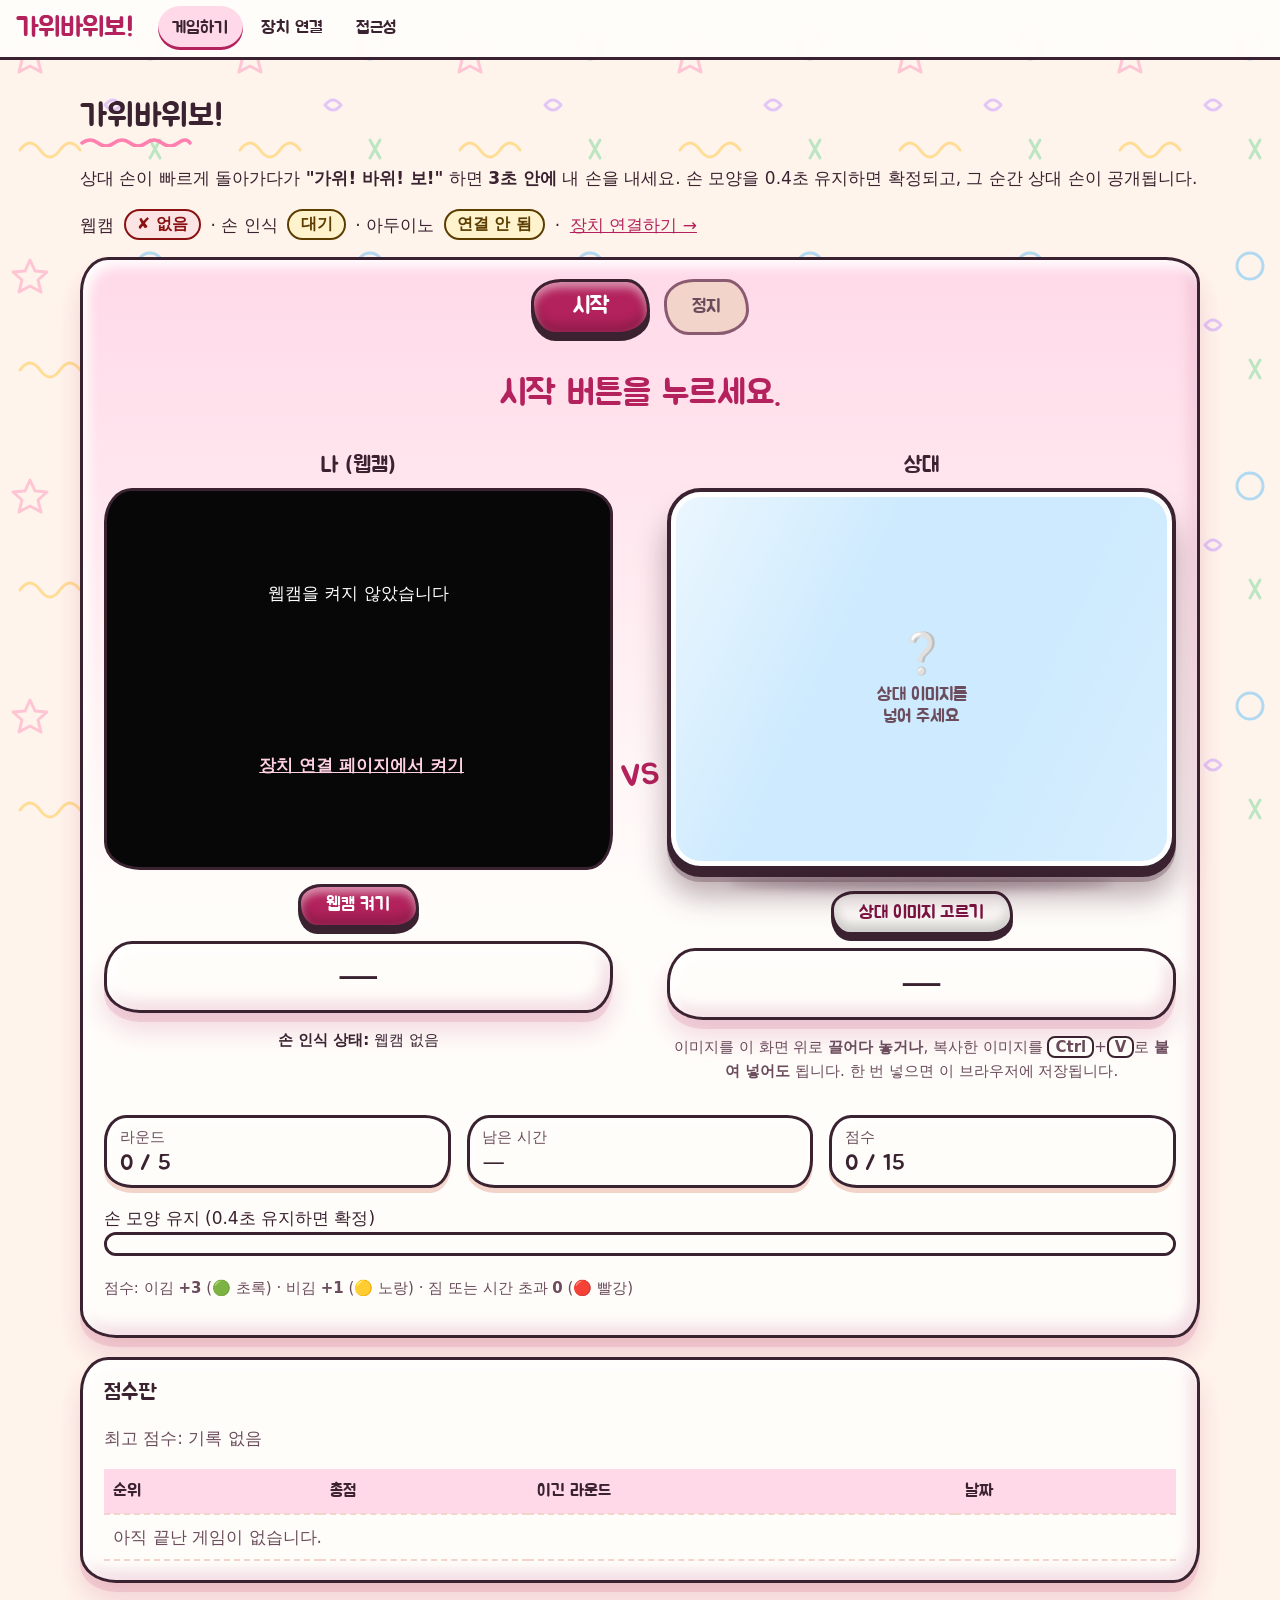
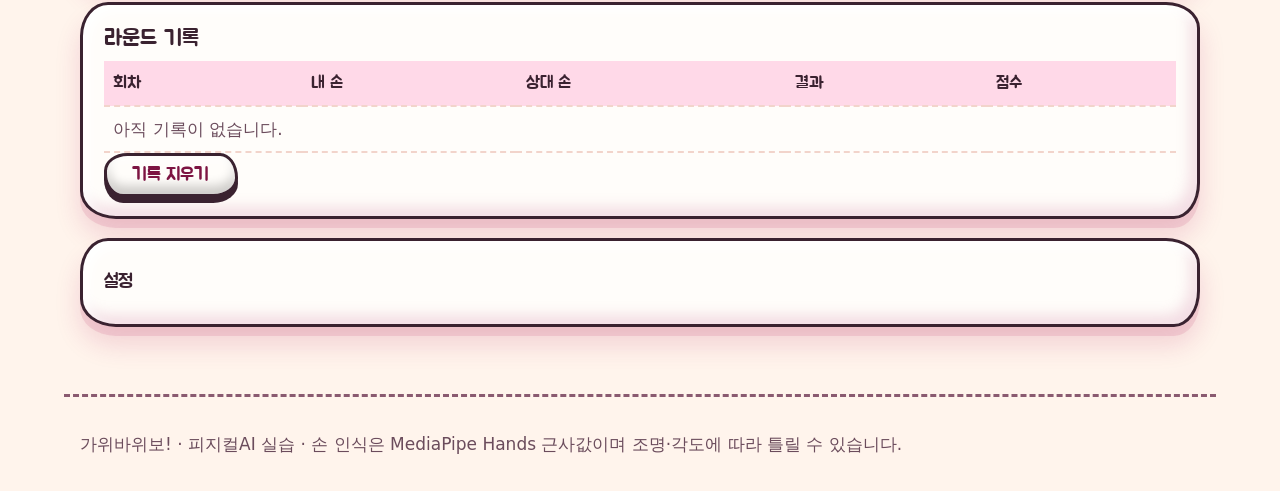
<file: index.html>
<!doctype html>
<html lang="ko">
<head>
<meta charset="utf-8">
<meta name="viewport" content="width=device-width, initial-scale=1">
<title>가위바위보!</title>
<meta name="description" content="웹캠으로 내 손을 읽는 가위바위보. UNO 신호등 LED가 이김·비김·짐을 알려 줍니다.">
<link rel="preconnect" href="https://fonts.googleapis.com">
<link rel="preconnect" href="https://fonts.gstatic.com" crossorigin>
<link rel="stylesheet" href="https://fonts.googleapis.com/css2?family=Jua&display=swap">
<link rel="stylesheet" href="style.css">
<script src="app.js" defer></script>
</head>
<body data-page="game">
<a class="skip" href="#main">본문으로 건너뛰기</a>

<header class="top">
  <h1>가위바위보!</h1>
  <nav aria-label="페이지 이동">
    <ul>
      <li><a href="index.html" aria-current="page">게임하기</a></li>
      <li><a href="setup.html">장치 연결</a></li>
      <li><a href="a11y.html">접근성</a></li>
    </ul>
  </nav>
</header>

<div id="banner" class="banner" role="alert" hidden></div>

<main id="main" tabindex="-1">

<section id="game" aria-labelledby="h-game">
  <h2 id="h-game">가위바위보!</h2>
  <p>상대 손이 빠르게 돌아가다가 <strong>"가위! 바위! 보!"</strong> 하면 <strong>3초 안에</strong> 내 손을 내세요. 손 모양을 0.4초 유지하면 확정되고, 그 순간 상대 손이 공개됩니다.</p>
  <p class="device-strip" aria-label="장치 연결 상태">
    웹캠 <span id="c-cam"></span> · 손 인식 <span id="c-model"></span> · 아두이노 <span id="c-board"></span> ·
    <a href="setup.html">장치 연결하기 →</a>
    <button id="btn-demo-off" type="button" class="secondary" hidden>데모 모드 끄기</button>
  </p>

  <div class="card stage">
    <div class="actions stage-actions">
      <button id="btn-start" type="button">시작</button>
      <button id="btn-stop" type="button" class="secondary" disabled>정지</button>
    </div>
    <p id="outcome" class="shout" data-outcome="idle">시작 버튼을 누르세요.</p>
    <div class="versus">
      <div class="side">
        <h3>나 (웹캠)</h3>
        <div class="cam">
          <video id="vid" muted playsinline aria-label="웹캠 실시간 영상. 인식한 손 관절이 점으로 표시됩니다." hidden></video>
          <canvas id="overlay" width="640" height="480" aria-hidden="true" hidden></canvas>
          <p id="cam-msg" class="cam-msg"><span id="cam-msg-text">웹캠이 꺼져 있습니다</span> <a href="setup.html">장치 연결 페이지에서 켜기</a></p>
        </div>
        <div class="actions">
          <button id="btn-cam" type="button">웹캠 켜기</button>
        </div>
        <p id="my-hand" class="hand">—</p>
        <p class="small"><strong>손 인식 상태:</strong> <span id="recog">웹캠 없음</span></p>
      </div>

      <div class="vs" aria-hidden="true">VS</div>

      <div class="side">
        <h3>상대</h3>
        <div class="char3d" id="avatar" data-mood="idle">
          <div class="char3d-card">
            <img id="opp-img" alt="" hidden>
            <div id="avatar-empty" class="char-empty"><span aria-hidden="true">❔</span><span>상대 이미지를<br>넣어 주세요</span></div>
            <div id="spin-hand" class="spin-hand" aria-hidden="true" hidden></div>
            <span class="gloss" aria-hidden="true"></span>
          </div>
          <span class="char3d-shadow" aria-hidden="true"></span>
        </div>
        <div class="actions">
          <input id="img-file" type="file" accept="image/*" class="sr-only">
          <label for="img-file" class="btn">상대 이미지 고르기</label>
        </div>
        <p id="opp-hand" class="hand">—</p>
        <p class="muted small">이미지를 이 화면 위로 <strong>끌어다 놓거나</strong>, 복사한 이미지를 <kbd>Ctrl</kbd>+<kbd>V</kbd>로 <strong>붙여 넣어도</strong> 됩니다. 한 번 넣으면 이 브라우저에 저장됩니다.</p>
      </div>
    </div>

    <dl class="stats">
      <div><dt>라운드</dt><dd id="round">0 / 5</dd></div>
      <div><dt>남은 시간</dt><dd id="timer">—</dd></div>
      <div><dt>점수</dt><dd id="score">0 / 15</dd></div>
    </dl>
    <div class="meter-wrap">
      <label for="hold">손 모양 유지 (0.4초 유지하면 확정)</label>
      <progress id="hold" max="100" value="0">0%</progress>
    </div>
    <p class="muted small">점수: 이김 <strong>+3</strong> (🟢 초록) · 비김 <strong>+1</strong> (🟡 노랑) · 짐 또는 시간 초과 <strong>0</strong> (🔴 빨강)</p>
  </div>

  <details class="card" id="demo-box" hidden>
    <summary>데모 조작 (데모 모드일 때)</summary>
    <p class="muted">웹캠 없이 "내가 이 손을 냈다"고 가정합니다. "보!" 이후 0.4초 유지하면 확정됩니다.</p>
    <div class="actions" id="demo-actions"></div>
  </details>

  <div class="card" id="board-card">
    <h3>점수판</h3>
    <p id="best" class="muted">최고 점수: 기록 없음</p>
    <table>
      <caption class="sr-only">게임별 총점 순위 (상위 5개)</caption>
      <thead><tr><th scope="col">순위</th><th scope="col">총점</th><th scope="col">이긴 라운드</th><th scope="col">날짜</th></tr></thead>
      <tbody id="board-body"></tbody>
    </table>
  </div>

  <div class="card" id="result-card">
    <h3>라운드 기록</h3>
    <div class="table-scroll" tabindex="0" role="region" aria-label="라운드별 기록 표">
      <table>
        <caption class="sr-only">라운드별 결과</caption>
        <thead><tr><th scope="col">회차</th><th scope="col">내 손</th><th scope="col">상대 손</th><th scope="col">결과</th><th scope="col">점수</th></tr></thead>
        <tbody id="log-body"></tbody>
      </table>
    </div>
    <button id="btn-clear" type="button" class="secondary">기록 지우기</button>
  </div>

  <details class="card">
    <summary>설정</summary>
    <div class="form">
      <label for="limit">내는 시간 제한(초) — 기본 3초, 천천히 하려면 5~10초</label>
      <input id="limit" type="number" min="2" max="10" value="3" inputmode="numeric">
      <label for="rounds">라운드 수</label>
      <input id="rounds" type="number" min="1" max="10" value="5" inputmode="numeric">
      <label class="check"><input id="sound" type="checkbox" checked> 효과음 켜기</label>
      <label class="check"><input id="music" type="checkbox" checked> BGM 켜기 ("가위! 바위! 보!" 박자에 맞춘 기본 BGM, 직접 합성한 곡)</label>
      <fieldset>
        <legend>내 노래로 바꾸기 (선택)</legend>
        <label for="song-file">노래 파일 고르기 (mp3 등)</label>
        <input id="song-file" type="file" accept="audio/*">
        <p id="song-status" class="muted small" role="status">선택한 파일 없음 — 기본 BGM을 씁니다.</p>
        <label for="song-start">노래 시작 위치(초)</label>
        <input id="song-start" type="number" min="0" max="3600" value="33" inputmode="numeric">
        <label for="song-len">재생 길이(초) — "보!"가 나오는 순간까지의 길이</label>
        <input id="song-len" type="number" min="2" max="10" value="4" inputmode="numeric">
        <button id="song-clear" type="button" class="secondary">노래 파일 지우기</button>
      </fieldset>
      <fieldset>
        <legend>상대 이미지</legend>
        <p id="img-status" class="muted small" role="status">아직 고른 이미지가 없습니다.</p>
        <button id="img-clear" type="button" class="secondary">이미지 지우기</button>
      </fieldset>
      <p class="muted small">고른 파일은 <strong>이 컴퓨터의 이 브라우저에만 저장</strong>되고 인터넷에 올라가지 않습니다. 저작권이 있는 노래·이미지는 개인·수업 시연 범위에서만 쓰세요.</p>
    </div>
  </details>
</section>

</main>

<div id="live" class="sr-only" role="status" aria-live="polite" aria-atomic="true"></div>
<footer><p>가위바위보! · 피지컬AI 실습 · 손 인식은 MediaPipe Hands 근사값이며 조명·각도에 따라 틀릴 수 있습니다.</p></footer>
</body>
</html>
</file>
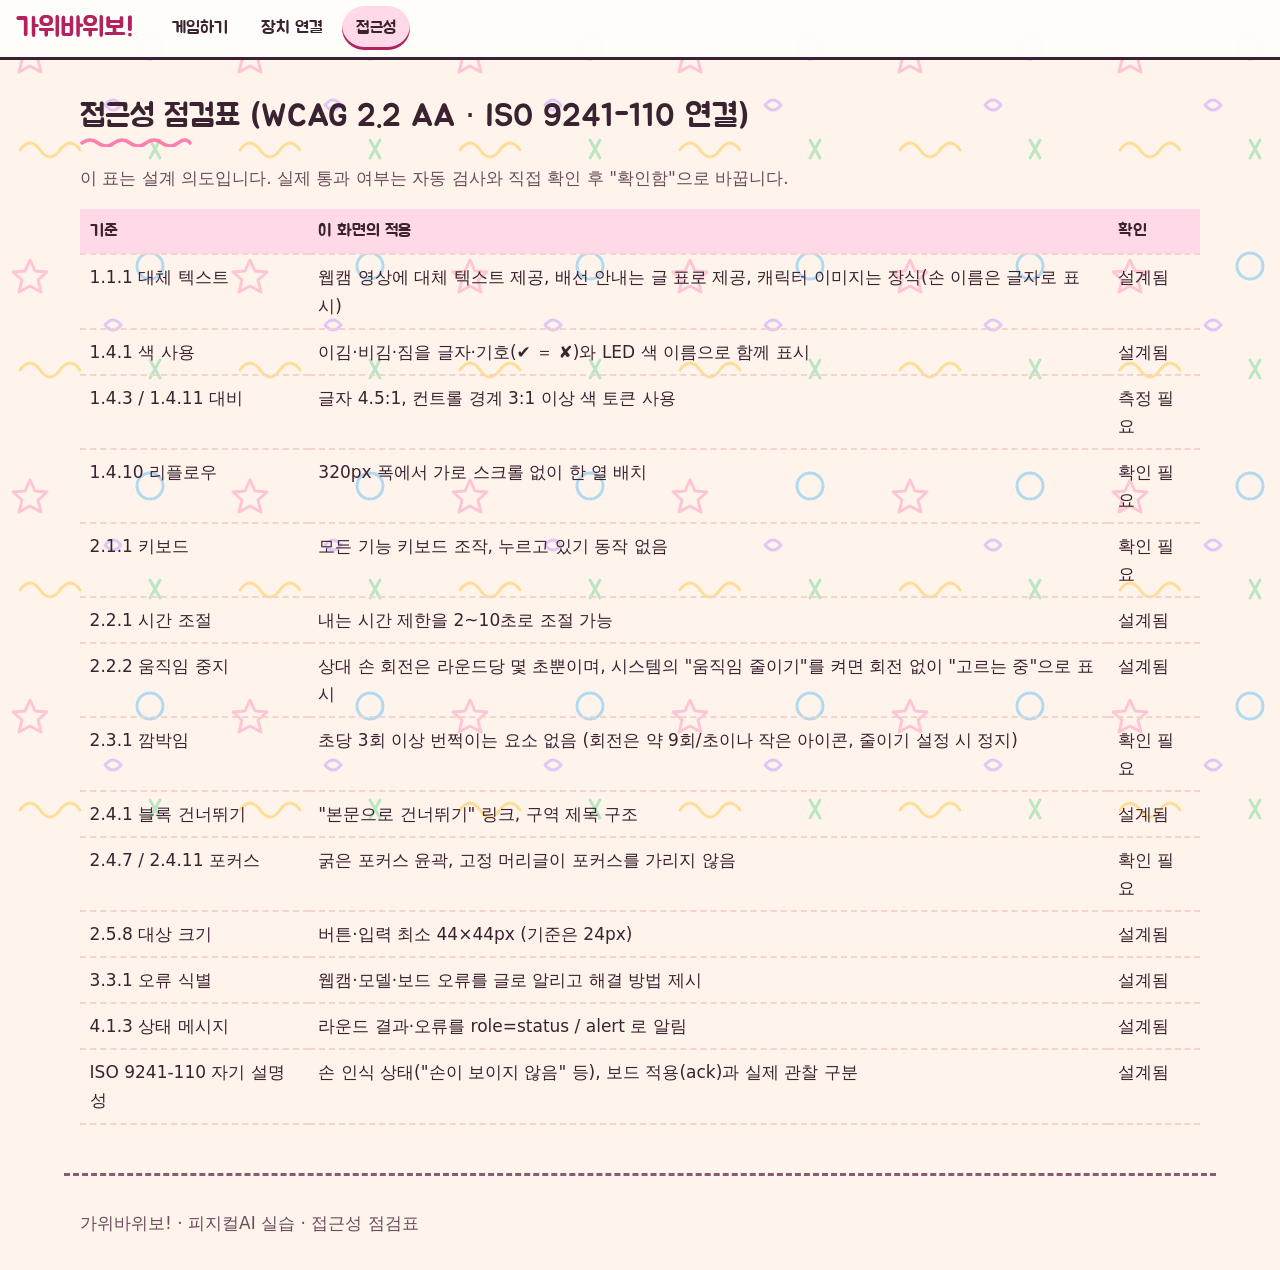
<file: a11y.html>
<!doctype html>
<html lang="ko">
<head>
<meta charset="utf-8">
<meta name="viewport" content="width=device-width, initial-scale=1">
<title>접근성 점검 · 가위바위보!</title>
<meta name="description" content="가위바위보! 화면의 WCAG 2.2 AA · ISO 9241-110 접근성 점검표.">
<link rel="preconnect" href="https://fonts.googleapis.com">
<link rel="preconnect" href="https://fonts.gstatic.com" crossorigin>
<link rel="stylesheet" href="https://fonts.googleapis.com/css2?family=Jua&display=swap">
<link rel="stylesheet" href="style.css">
</head>
<body data-page="a11y">
<a class="skip" href="#main">본문으로 건너뛰기</a>

<header class="top">
  <h1>가위바위보!</h1>
  <nav aria-label="페이지 이동">
    <ul>
      <li><a href="index.html">게임하기</a></li>
      <li><a href="setup.html">장치 연결</a></li>
      <li><a href="a11y.html" aria-current="page">접근성</a></li>
    </ul>
  </nav>
</header>

<main id="main" tabindex="-1">
<section id="a11y" aria-labelledby="h-a11y">
  <h2 id="h-a11y">접근성 점검표 (WCAG 2.2 AA · ISO 9241-110 연결)</h2>
  <p class="muted">이 표는 설계 의도입니다. 실제 통과 여부는 자동 검사와 직접 확인 후 "확인함"으로 바꿉니다.</p>
  <div class="table-scroll" tabindex="0" role="region" aria-label="접근성 점검표">
    <table>
      <caption class="sr-only">WCAG 2.2 항목별 적용 방법과 확인 상태</caption>
      <thead><tr><th scope="col">기준</th><th scope="col">이 화면의 적용</th><th scope="col">확인</th></tr></thead>
      <tbody>
        <tr><td>1.1.1 대체 텍스트</td><td>웹캠 영상에 대체 텍스트 제공, 배선 안내는 글 표로 제공, 캐릭터 이미지는 장식(손 이름은 글자로 표시)</td><td>설계됨</td></tr>
        <tr><td>1.4.1 색 사용</td><td>이김·비김·짐을 글자·기호(✔ ＝ ✘)와 LED 색 이름으로 함께 표시</td><td>설계됨</td></tr>
        <tr><td>1.4.3 / 1.4.11 대비</td><td>글자 4.5:1, 컨트롤 경계 3:1 이상 색 토큰 사용</td><td>측정 필요</td></tr>
        <tr><td>1.4.10 리플로우</td><td>320px 폭에서 가로 스크롤 없이 한 열 배치</td><td>확인 필요</td></tr>
        <tr><td>2.1.1 키보드</td><td>모든 기능 키보드 조작, 누르고 있기 동작 없음</td><td>확인 필요</td></tr>
        <tr><td>2.2.1 시간 조절</td><td>내는 시간 제한을 2~10초로 조절 가능</td><td>설계됨</td></tr>
        <tr><td>2.2.2 움직임 중지</td><td>상대 손 회전은 라운드당 몇 초뿐이며, 시스템의 "움직임 줄이기"를 켜면 회전 없이 "고르는 중"으로 표시</td><td>설계됨</td></tr>
        <tr><td>2.3.1 깜박임</td><td>초당 3회 이상 번쩍이는 요소 없음 (회전은 약 9회/초이나 작은 아이콘, 줄이기 설정 시 정지)</td><td>확인 필요</td></tr>
        <tr><td>2.4.1 블록 건너뛰기</td><td>"본문으로 건너뛰기" 링크, 구역 제목 구조</td><td>설계됨</td></tr>
        <tr><td>2.4.7 / 2.4.11 포커스</td><td>굵은 포커스 윤곽, 고정 머리글이 포커스를 가리지 않음</td><td>확인 필요</td></tr>
        <tr><td>2.5.8 대상 크기</td><td>버튼·입력 최소 44×44px (기준은 24px)</td><td>설계됨</td></tr>
        <tr><td>3.3.1 오류 식별</td><td>웹캠·모델·보드 오류를 글로 알리고 해결 방법 제시</td><td>설계됨</td></tr>
        <tr><td>4.1.3 상태 메시지</td><td>라운드 결과·오류를 role=status / alert 로 알림</td><td>설계됨</td></tr>
        <tr><td>ISO 9241-110 자기 설명성</td><td>손 인식 상태("손이 보이지 않음" 등), 보드 적용(ack)과 실제 관찰 구분</td><td>설계됨</td></tr>
      </tbody>
    </table>
  </div>
</section>
</main>

<footer><p>가위바위보! · 피지컬AI 실습 · 접근성 점검표</p></footer>
</body>
</html>
</file>
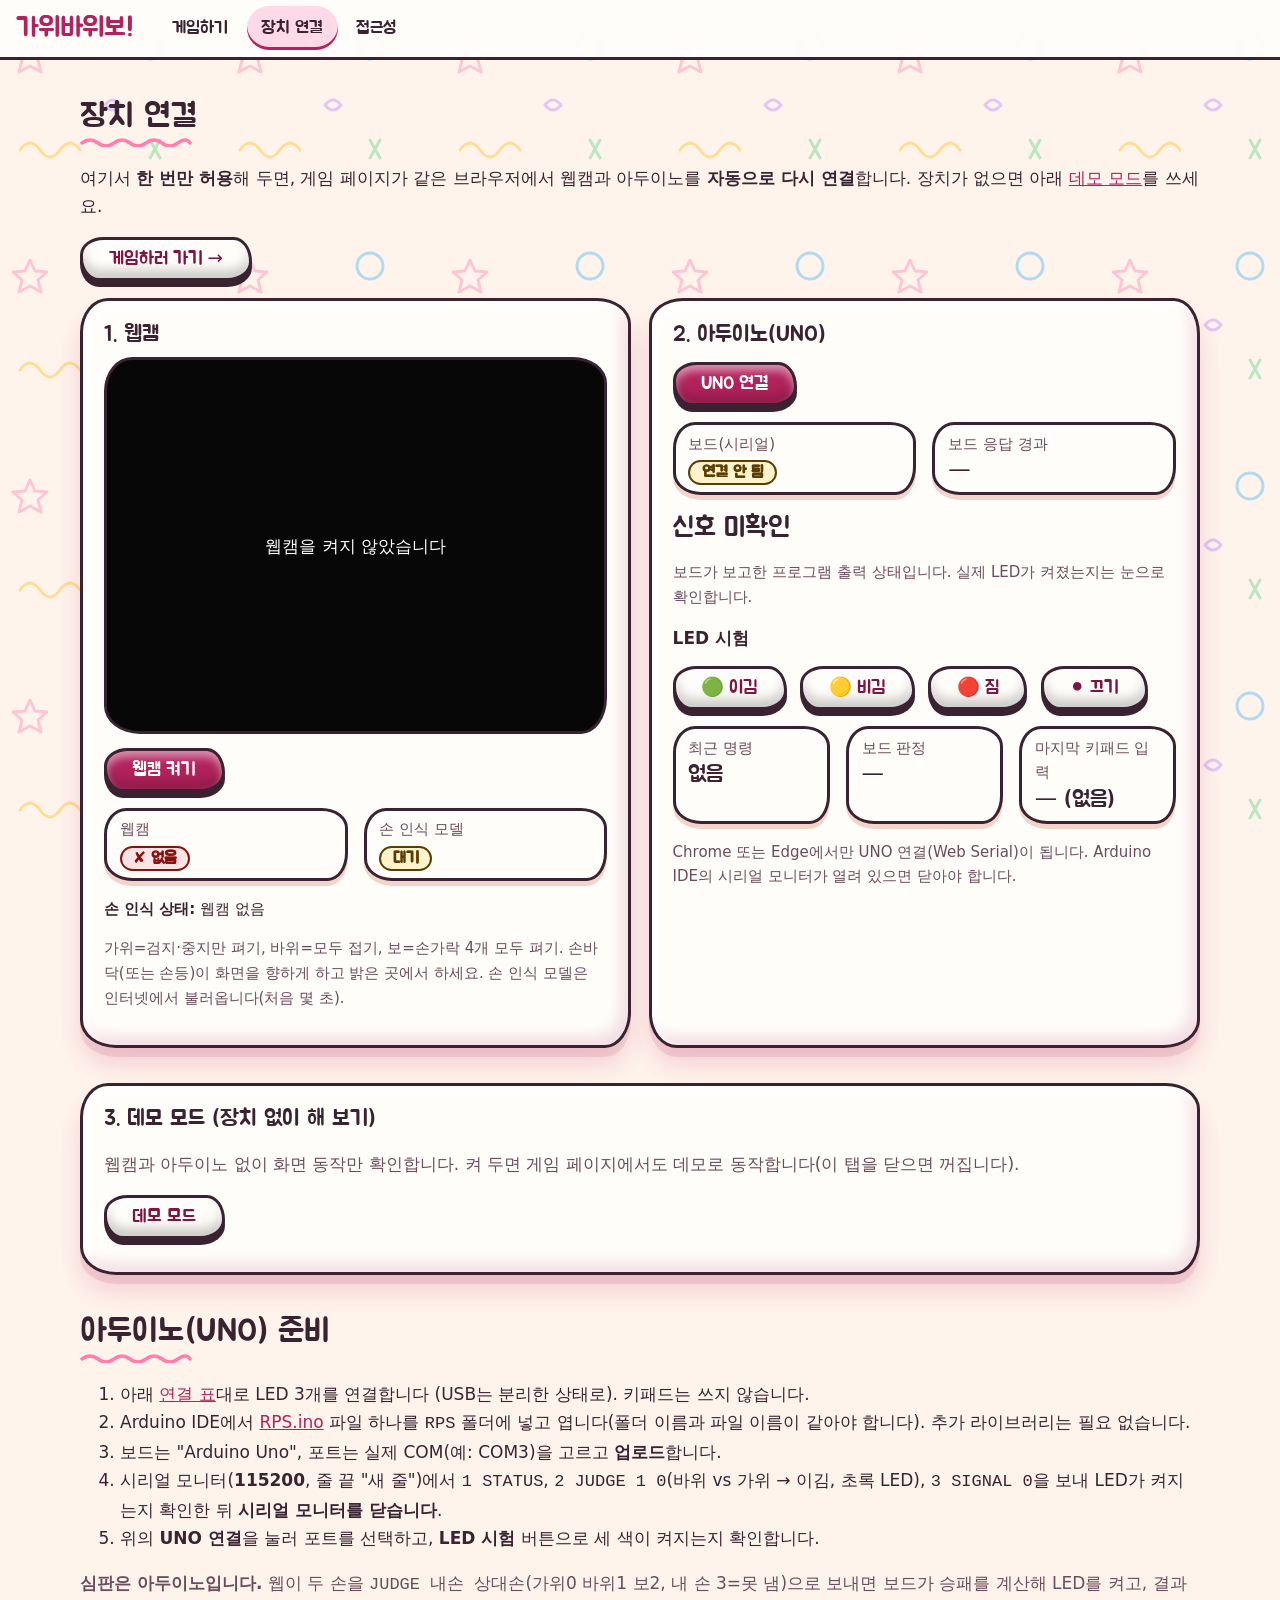
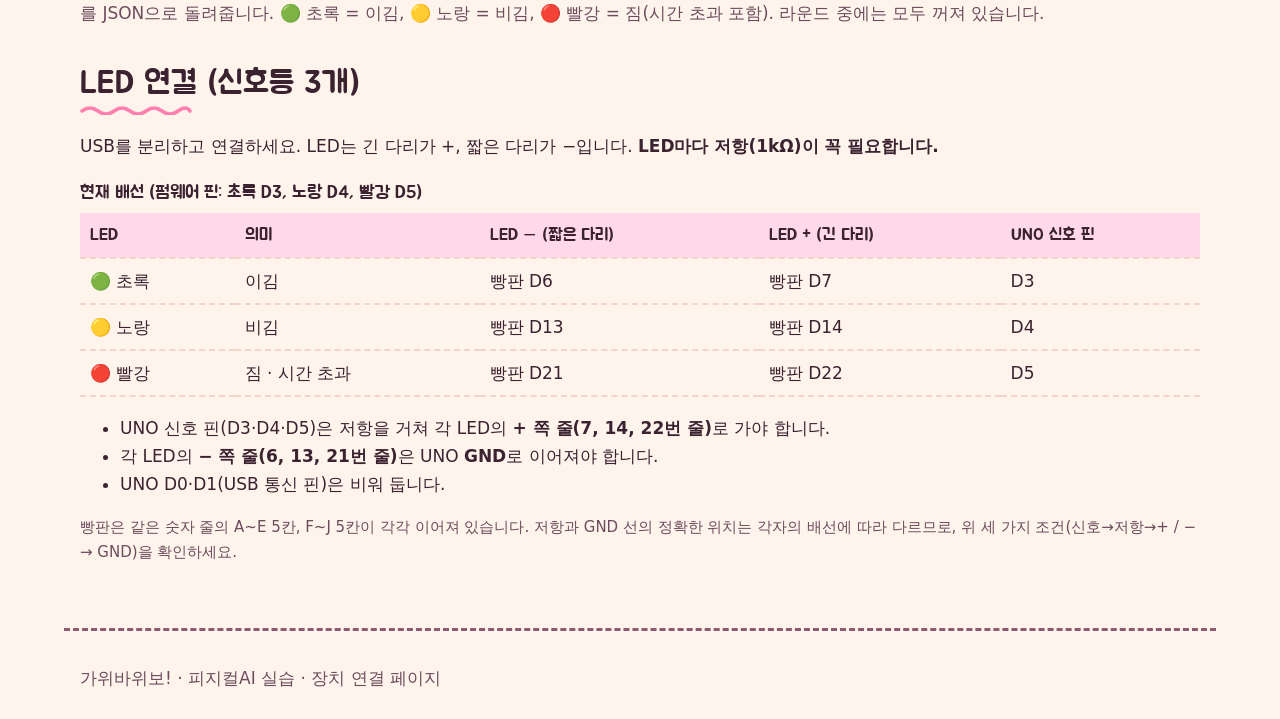
<file: setup.html>
<!doctype html>
<html lang="ko">
<head>
<meta charset="utf-8">
<meta name="viewport" content="width=device-width, initial-scale=1">
<title>장치 연결 · 가위바위보!</title>
<meta name="description" content="가위바위보! 게임에 쓰는 웹캠과 아두이노(UNO)를 연결하고 시험하는 페이지.">
<link rel="preconnect" href="https://fonts.googleapis.com">
<link rel="preconnect" href="https://fonts.gstatic.com" crossorigin>
<link rel="stylesheet" href="https://fonts.googleapis.com/css2?family=Jua&display=swap">
<link rel="stylesheet" href="style.css">
<script src="app.js" defer></script>
</head>
<body data-page="setup">
<a class="skip" href="#main">본문으로 건너뛰기</a>

<header class="top">
  <h1>가위바위보!</h1>
  <nav aria-label="페이지 이동">
    <ul>
      <li><a href="index.html">게임하기</a></li>
      <li><a href="setup.html" aria-current="page">장치 연결</a></li>
      <li><a href="a11y.html">접근성</a></li>
    </ul>
  </nav>
</header>

<div id="banner" class="banner" role="alert" hidden></div>

<main id="main" tabindex="-1">

<section aria-labelledby="h-setup">
  <h2 id="h-setup">장치 연결</h2>
  <p>여기서 <strong>한 번만 허용</strong>해 두면, 게임 페이지가 같은 브라우저에서 웹캠과 아두이노를 <strong>자동으로 다시 연결</strong>합니다. 장치가 없으면 아래 <a href="#demo">데모 모드</a>를 쓰세요.</p>
  <p><a class="btn" href="index.html">게임하러 가기 →</a></p>

  <div class="grid">
    <div class="card">
      <h3>1. 웹캠</h3>
      <div class="cam">
        <video id="vid" muted playsinline aria-label="웹캠 실시간 영상. 인식한 손 관절이 점으로 표시됩니다." hidden></video>
        <canvas id="overlay" width="640" height="480" aria-hidden="true" hidden></canvas>
        <p id="cam-msg" class="cam-msg"><span id="cam-msg-text">웹캠을 켜지 않았습니다</span></p>
      </div>
      <div class="actions">
        <button id="btn-cam" type="button">웹캠 켜기</button>
      </div>
      <dl class="stats">
        <div><dt>웹캠</dt><dd id="c-cam">확인 중</dd></div>
        <div><dt>손 인식 모델</dt><dd id="c-model">대기</dd></div>
      </dl>
      <p class="small"><strong>손 인식 상태:</strong> <span id="recog">웹캠 없음</span></p>
      <p class="muted small">가위=검지·중지만 펴기, 바위=모두 접기, 보=손가락 4개 모두 펴기. 손바닥(또는 손등)이 화면을 향하게 하고 밝은 곳에서 하세요. 손 인식 모델은 인터넷에서 불러옵니다(처음 몇 초).</p>
    </div>

    <div class="card">
      <h3>2. 아두이노(UNO)</h3>
      <div class="actions">
        <button id="btn-serial" type="button">UNO 연결</button>
      </div>
      <dl class="stats">
        <div><dt>보드(시리얼)</dt><dd id="c-board">확인 중</dd></div>
        <div><dt>보드 응답 경과</dt><dd id="age">—</dd></div>
      </dl>
      <p id="signal" class="signal">신호 미확인</p>
      <p class="muted small">보드가 보고한 프로그램 출력 상태입니다. 실제 LED가 켜졌는지는 눈으로 확인합니다.</p>
      <h4>LED 시험</h4>
      <div class="actions">
        <button id="t-win" type="button" class="secondary">🟢 이김</button>
        <button id="t-draw" type="button" class="secondary">🟡 비김</button>
        <button id="t-lose" type="button" class="secondary">🔴 짐</button>
        <button id="t-off" type="button" class="secondary">⚫ 끄기</button>
      </div>
      <dl class="stats">
        <div><dt>최근 명령</dt><dd id="cmdstate">없음</dd></div>
        <div><dt>보드 판정</dt><dd id="verdict">—</dd></div>
        <div><dt>마지막 키패드 입력</dt><dd id="lastkey">—</dd></div>
      </dl>
      <p class="muted small">Chrome 또는 Edge에서만 UNO 연결(Web Serial)이 됩니다. Arduino IDE의 시리얼 모니터가 열려 있으면 닫아야 합니다.</p>
    </div>
  </div>

  <div class="card" id="demo">
    <h3>3. 데모 모드 (장치 없이 해 보기)</h3>
    <p class="muted">웹캠과 아두이노 없이 화면 동작만 확인합니다. 켜 두면 게임 페이지에서도 데모로 동작합니다(이 탭을 닫으면 꺼집니다).</p>
    <div class="actions">
      <button id="btn-demo" type="button" class="secondary" aria-pressed="false">데모 모드</button>
    </div>
  </div>
</section>

<section id="arduino" aria-labelledby="h-ard">
  <h2 id="h-ard">아두이노(UNO) 준비</h2>
  <ol>
    <li>아래 <a href="#wiring">연결 표</a>대로 LED 3개를 연결합니다 (USB는 분리한 상태로). 키패드는 쓰지 않습니다.</li>
    <li>Arduino IDE에서 <a href="firmware/RPS/RPS.ino" download>RPS.ino</a> 파일 하나를 <code>RPS</code> 폴더에 넣고 엽니다(폴더 이름과 파일 이름이 같아야 합니다). 추가 라이브러리는 필요 없습니다.</li>
    <li>보드는 "Arduino Uno", 포트는 실제 COM(예: COM3)을 고르고 <strong>업로드</strong>합니다.</li>
    <li>시리얼 모니터(<strong>115200</strong>, 줄 끝 "새 줄")에서 <code>1 STATUS</code>, <code>2 JUDGE 1 0</code>(바위 vs 가위 → 이김, 초록 LED), <code>3 SIGNAL 0</code>을 보내 LED가 켜지는지 확인한 뒤 <strong>시리얼 모니터를 닫습니다</strong>.</li>
    <li>위의 <strong>UNO 연결</strong>을 눌러 포트를 선택하고, <strong>LED 시험</strong> 버튼으로 세 색이 켜지는지 확인합니다.</li>
  </ol>
  <p class="muted"><strong>심판은 아두이노입니다.</strong> 웹이 두 손을 <code>JUDGE 내손 상대손</code>(가위0 바위1 보2, 내 손 3=못 냄)으로 보내면 보드가 승패를 계산해 LED를 켜고, 결과를 JSON으로 돌려줍니다. 🟢 초록 = 이김, 🟡 노랑 = 비김, 🔴 빨강 = 짐(시간 초과 포함). 라운드 중에는 모두 꺼져 있습니다.</p>
</section>

<section id="wiring" aria-labelledby="h-wiring">
  <h2 id="h-wiring">LED 연결 (신호등 3개)</h2>
  <p>USB를 분리하고 연결하세요. LED는 긴 다리가 +, 짧은 다리가 −입니다. <strong>LED마다 저항(1kΩ)이 꼭 필요합니다.</strong></p>
  <div class="table-scroll" tabindex="0" role="region" aria-label="LED 연결 표">
    <table>
      <caption>현재 배선 (펌웨어 핀: 초록 D3, 노랑 D4, 빨강 D5)</caption>
      <thead><tr><th scope="col">LED</th><th scope="col">의미</th><th scope="col">LED − (짧은 다리)</th><th scope="col">LED + (긴 다리)</th><th scope="col">UNO 신호 핀</th></tr></thead>
      <tbody>
        <tr><td>🟢 초록</td><td>이김</td><td>빵판 D6</td><td>빵판 D7</td><td>D3</td></tr>
        <tr><td>🟡 노랑</td><td>비김</td><td>빵판 D13</td><td>빵판 D14</td><td>D4</td></tr>
        <tr><td>🔴 빨강</td><td>짐 · 시간 초과</td><td>빵판 D21</td><td>빵판 D22</td><td>D5</td></tr>
      </tbody>
    </table>
  </div>
  <ul>
    <li>UNO 신호 핀(D3·D4·D5)은 저항을 거쳐 각 LED의 <strong>+ 쪽 줄(7, 14, 22번 줄)</strong>로 가야 합니다.</li>
    <li>각 LED의 <strong>− 쪽 줄(6, 13, 21번 줄)</strong>은 UNO <strong>GND</strong>로 이어져야 합니다.</li>
    <li>UNO D0·D1(USB 통신 핀)은 비워 둡니다.</li>
  </ul>
  <p class="small muted">빵판은 같은 숫자 줄의 A~E 5칸, F~J 5칸이 각각 이어져 있습니다. 저항과 GND 선의 정확한 위치는 각자의 배선에 따라 다르므로, 위 세 가지 조건(신호→저항→+ / − → GND)을 확인하세요.</p>
</section>

</main>

<div id="live" class="sr-only" role="status" aria-live="polite" aria-atomic="true"></div>
<footer><p>가위바위보! · 피지컬AI 실습 · 장치 연결 페이지</p></footer>
</body>
</html>
</file>
<file: style.css>
/* 말랑한 입체감(claymorphism) + 손그림(doodle) 느낌.
   참고: nexu-io/open-design 의 claymorphism · doodle 디자인 시스템 설명. 코드는 가져오지 않았다. */
:root {
  --bg: #fff4ec; --surface: #fffdfa; --text: #3a2230; --ink: #3a2230; --muted: #6b4c5c;
  --border: #8a5a70; --line: #f2d4cb; --accent: #b3225c; --accent-deep: #7d1442; --accent-text: #ffffff; --accent-soft: #ffd9e8;
  --focus: #1b4fd1; --pink: #ff9ec1; --sky: #cdeafe;
  --ok-bg: #e3f4e6; --ok-text: #0f5a1f; --warn-bg: #fff3cd; --warn-text: #5c3d00; --err-bg: #fde4e4; --err-text: #8a1111;
  /* 점토처럼 부푼 입체감: 안쪽 하이라이트 + 안쪽 그림자 + 바닥 그림자 */
  --clay: inset 6px 7px 12px rgba(255, 255, 255, .95), inset -7px -9px 14px rgba(200, 110, 150, .22), 0 9px 0 rgba(179, 34, 92, .12), 0 18px 26px rgba(179, 34, 92, .16);
  --clay-btn: inset 0 6px 9px rgba(255, 255, 255, .5), inset 0 -8px 11px rgba(0, 0, 0, .2);
  --wob1: 28px 34px 26px 36px / 34px 26px 36px 28px;   /* 손으로 그린 듯 살짝 삐뚤어진 모서리 */
  --wob2: 34px 26px 36px 28px / 26px 36px 28px 34px;
  --display: "Jua", "Malgun Gothic", "Apple SD Gothic Neo", system-ui, sans-serif;
}
@media (prefers-color-scheme: dark) {
  :root:not([data-theme="light"]) {
    --bg: #241520; --surface: #35202d; --text: #ffeef5; --ink: #ffd1e3; --muted: #e0bccb;
    --border: #c98aa5; --line: #4a2c3d; --accent: #ff8fb8; --accent-deep: #c2547c; --accent-text: #3a0f24; --accent-soft: #4a2237;
    --focus: #8fb4ff; --sky: #26394d;
    --ok-bg: #12331a; --ok-text: #9ee6ae; --warn-bg: #3a2c05; --warn-text: #ffd978; --err-bg: #3d1414; --err-text: #ffb3b3;
    --clay: inset 4px 5px 9px rgba(255, 255, 255, .12), inset -6px -8px 12px rgba(0, 0, 0, .3), 0 9px 0 rgba(0, 0, 0, .25), 0 18px 26px rgba(0, 0, 0, .3);
    --clay-btn: inset 0 5px 8px rgba(255, 255, 255, .35), inset 0 -7px 10px rgba(0, 0, 0, .25);
  }
}
* { box-sizing: border-box; }
html { scroll-padding-top: 5rem; }
body { position: relative; margin: 0; background: var(--bg); color: var(--text); font: 1.0625rem/1.65 "Pretendard", "Malgun Gothic", system-ui, sans-serif; }
/* 낙서 무늬 배경 (장식, 글자 뒤에서 은은하게) */
body::before {
  content: ""; position: fixed; inset: 0; z-index: -1; pointer-events: none; opacity: .55;
  background-image: url("data:image/svg+xml,%3Csvg xmlns='http://www.w3.org/2000/svg' width='220' height='220' fill='none' stroke-linecap='round' stroke-linejoin='round'%3E%3Cpath d='M30 40l5 11 12 1-9 8 3 12-11-6-11 6 3-12-9-8 12-1z' stroke='%23ff9ec1' stroke-width='3'/%3E%3Ccircle cx='150' cy='46' r='13' stroke='%2371c4f5' stroke-width='3'/%3E%3Cpath d='M20 150q10-14 20 0t20 0 20 0' stroke='%23ffc94d' stroke-width='3'/%3E%3Cpath d='M150 140l10 18m0-18l-10 18' stroke='%2384d9a0' stroke-width='3'/%3E%3Cpath d='M105 105q8 -10 16 0q-8 10 -16 0z' stroke='%23c9a0ff' stroke-width='3'/%3E%3C/svg%3E");
}
.sr-only { position: absolute; width: 1px; height: 1px; overflow: hidden; clip: rect(0 0 0 0); white-space: nowrap; }
.skip { position: absolute; left: .5rem; top: -4rem; background: var(--accent); color: var(--accent-text); padding: .75rem 1rem; z-index: 20; border-radius: 14px; }
.skip:focus { top: .5rem; }
:focus-visible { outline: 3px solid var(--focus); outline-offset: 3px; }
main:focus { outline: none; }
[hidden] { display: none !important; }

.top { position: sticky; top: 0; z-index: 10; background: color-mix(in srgb, var(--surface) 94%, transparent); backdrop-filter: blur(6px);
  border-bottom: 3px solid var(--ink); display: flex; flex-wrap: wrap; gap: .25rem 1.5rem; align-items: center; padding: .4rem 1rem; }
.top h1 { margin: 0; font: 400 1.7rem/1.2 var(--display); color: var(--accent); }
.top ul { display: flex; flex-wrap: wrap; gap: .25rem; list-style: none; margin: 0; padding: 0; }
.top a { display: inline-flex; align-items: center; min-height: 44px; padding: 0 .9rem; border-radius: 999px; color: var(--text); font: 400 1.05rem/1 var(--display); text-decoration: none; }
.top a:hover { background: var(--accent-soft); }

.banner { padding: .85rem 1rem; font-weight: 700; background: var(--warn-bg); color: var(--warn-text); border-bottom: 3px solid currentColor; }
.banner.err { background: var(--err-bg); color: var(--err-text); }

main { max-width: 72rem; margin: 0 auto; padding: 0 1rem 3rem; }
h2 { font: 400 2rem/1.25 var(--display); margin: 2.25rem 0 .75rem; }
h2::after { content: ""; display: block; width: 7rem; height: 10px; margin-top: .1rem;
  background: url("data:image/svg+xml,%3Csvg xmlns='http://www.w3.org/2000/svg' width='112' height='10'%3E%3Cpath d='M2 6q8-6 16 0t16 0 16 0 16 0 16 0 16 0 12 0' fill='none' stroke='%23ff7fae' stroke-width='3.5' stroke-linecap='round'/%3E%3C/svg%3E") no-repeat; }
h3 { font: 400 1.35rem/1.3 var(--display); margin: 0 0 .5rem; } h4 { margin: .75rem 0 .25rem; }
.muted { color: var(--muted); } .small { font-size: .9375rem; }
a { color: var(--accent); }
kbd { border: 2px solid var(--ink); border-radius: 8px; padding: 0 .4em; font: inherit; font-weight: 700; background: var(--surface); }

.grid { display: grid; gap: 1.1rem; grid-template-columns: repeat(auto-fit, minmax(min(100%, 22rem), 1fr)); margin-bottom: 1rem; }
.card { background: var(--surface); border: 3px solid var(--ink); border-radius: var(--wob1); padding: 1.2rem 1.3rem; margin: 0 0 1.2rem; box-shadow: var(--clay); }
.grid > .card:nth-child(even) { border-radius: var(--wob2); }
details.card summary { min-height: 44px; display: flex; align-items: center; cursor: pointer; font: 400 1.2rem/1.3 var(--display); }

/* 무대 */
.stage { background: linear-gradient(180deg, var(--accent-soft), var(--surface) 60%); }
.versus { display: grid; grid-template-columns: 1fr auto 1fr; gap: .5rem; align-items: start; text-align: center; }
.versus h4 { margin: 0; color: var(--muted); font: 400 1.1rem var(--display); }
.vs { align-self: center; font: 400 1.9rem var(--display); color: var(--accent); transform: rotate(-6deg); }
.avatar { width: min(100%, 11rem); aspect-ratio: 1; margin: .25rem auto; border-radius: 50%; background: var(--sky); border: 3px solid var(--ink); box-shadow: var(--clay); display: grid; place-items: center; overflow: hidden; font-size: 4.5rem; }
.hand { font: 400 clamp(1.6rem, 6vw, 2.6rem)/1.3 var(--display); margin: .35rem 0; min-height: 1.5em; background: var(--surface); border: 3px solid var(--ink); border-radius: var(--wob1); padding: .35rem .25rem; box-shadow: var(--clay); }
.shout { font: 400 clamp(1.5rem, 5.5vw, 2.2rem)/1.3 var(--display); text-align: center; margin: .75rem 0; min-height: 2.6em; display: grid; place-items: center; color: var(--accent); border: 3px solid transparent; border-radius: var(--wob2); padding: .35rem .75rem; }
.shout[data-outcome="win"], .shout[data-outcome="draw"], .shout[data-outcome="lose"], .shout[data-outcome="timeout"] { border-color: var(--ink); box-shadow: var(--clay-btn), 0 6px 0 var(--ink); }
.shout[data-outcome="win"] { background: #58cc02; color: #10240a; }
.shout[data-outcome="draw"] { background: #ffc800; color: #3b2e00; }
.shout[data-outcome="lose"], .shout[data-outcome="timeout"] { background: #ff4b4b; color: #2b0606; }
.shout[data-outcome="play"] { background: var(--accent-soft); border: 3px dashed var(--accent); }

.stats { display: grid; grid-template-columns: repeat(auto-fit, minmax(7rem, 1fr)); gap: .6rem 1rem; margin: 1rem 0; }
.stats div { background: var(--surface); border: 3px solid var(--ink); border-radius: 22px 26px 20px 28px / 26px 20px 28px 22px; padding: .4rem .8rem; box-shadow: inset 4px 5px 8px rgba(255, 255, 255, .8), 0 5px 0 var(--line); }
.stats dt { color: var(--muted); font-size: .9375rem; }
.stats dd { margin: 0; font: 400 1.4rem/1.3 var(--display); font-variant-numeric: tabular-nums; overflow-wrap: anywhere; }

.actions { display: flex; flex-wrap: wrap; gap: .85rem; margin: .85rem 0; }
button, input[type="number"], input[type="range"], input[type="file"] { min-height: 44px; font: inherit; }
button { min-width: 44px; padding: 0 1.6rem; border: 3px solid var(--ink); border-radius: var(--wob2); background: var(--accent); color: var(--accent-text); font: 400 1.15rem/1 var(--display); cursor: pointer;
  box-shadow: var(--clay-btn), 0 6px 0 var(--ink); transition: transform .1s, box-shadow .1s; }
button:hover:not(:disabled) { filter: brightness(1.07); }
button:active:not(:disabled) { transform: translateY(5px); box-shadow: var(--clay-btn), 0 1px 0 var(--ink); }
button.secondary { background: var(--surface); color: var(--accent-deep); }
@media (prefers-color-scheme: dark) { :root:not([data-theme="light"]) button.secondary { color: var(--accent); } }
button:disabled { background: var(--line); color: var(--muted); border-color: var(--border); box-shadow: none; cursor: not-allowed; }
button[aria-pressed="true"] { outline: 3px solid var(--text); outline-offset: 3px; }
#btn-start { font-size: 1.45rem; padding: 0 2.4rem; min-height: 56px; }
input[type="number"] { width: 8rem; padding: 0 .7rem; border: 3px solid var(--ink); border-radius: 16px; background: var(--surface); color: var(--text); box-shadow: inset 3px 4px 7px rgba(0, 0, 0, .1); }
input[type="file"] { max-width: 100%; padding: .5rem 0; }
.form { display: grid; gap: .5rem; max-width: 36rem; padding-bottom: .5rem; }
.form fieldset { border: 3px dashed var(--border); border-radius: 22px; padding: .6rem .9rem; margin: .5rem 0; }
.form legend { font: 400 1.1rem var(--display); padding: 0 .4rem; }
.check { display: flex; align-items: center; gap: .6rem; min-height: 44px; }
.check input { width: 26px; height: 26px; accent-color: var(--accent); }
progress { width: 100%; height: 1.5rem; appearance: none; -webkit-appearance: none; border: 3px solid var(--ink); border-radius: 999px; background: var(--surface); overflow: hidden; box-shadow: inset 3px 4px 7px rgba(0, 0, 0, .12); }
progress::-webkit-progress-bar { background: var(--surface); }
progress::-webkit-progress-value { background: var(--accent); border-radius: 999px; box-shadow: inset 0 4px 5px rgba(255, 255, 255, .5); transition: width .12s; }
progress::-moz-progress-bar { background: var(--accent); border-radius: 999px; }

.cam { position: relative; background: #1b1b1b; border: 3px solid var(--ink); border-radius: var(--wob1); overflow: hidden; aspect-ratio: 4 / 3; }
.cam video, .cam canvas { position: absolute; inset: 0; width: 100%; height: 100%; }
.cam video { object-fit: contain; }
.cam-msg { position: absolute; inset: 0; display: grid; place-items: center; padding: 1rem; margin: 0; text-align: center; color: #fff; background: rgba(0, 0, 0, .75); }

table { border-collapse: collapse; width: 100%; }
caption { text-align: left; font: 400 1.15rem var(--display); padding: .25rem 0 .5rem; }
th, td { text-align: left; padding: .5rem .6rem; border-bottom: 2px dashed var(--line); vertical-align: top; }
th { background: var(--accent-soft); font-family: var(--display); font-weight: 400; }
.table-scroll { overflow-x: auto; } .table-scroll:focus-visible { outline-offset: -3px; }
.signal { font: 400 1.7rem var(--display); margin: .25rem 0; }
.chip { display: inline-block; padding: 0 .7rem; border: 2px solid currentColor; border-radius: 999px; font-weight: 800; font-size: 1rem; }
.chip.ok { background: var(--ok-bg); color: var(--ok-text); } .chip.bad { background: var(--err-bg); color: var(--err-text); } .chip.warn { background: var(--warn-bg); color: var(--warn-text); }
footer { max-width: 72rem; margin: 0 auto; padding: 1rem; color: var(--muted); border-top: 3px dashed var(--border); }

/* 상대 캐릭터: 사용자가 고른 이미지를 말랑한 입체 카드로 (두께·반사광·바닥 그림자·기울기) */
.char3d { --rx: 0deg; --ry: 0deg; position: relative; width: min(100%, 15rem); margin: .25rem auto 1.3rem; perspective: 700px; }
.char3d-card { position: relative; aspect-ratio: 4 / 3; border-radius: 34px; border: 4px solid var(--ink); overflow: hidden; background: var(--sky);
  transform: rotateX(var(--rx)) rotateY(var(--ry)); transition: transform .12s ease-out;
  box-shadow: inset 0 0 0 5px #fff, 0 7px 0 var(--ink), 0 12px 0 rgba(60, 20, 40, .25), 0 26px 30px rgba(60, 20, 40, .35); }
.char3d-card img { width: 100%; height: 100%; object-fit: cover; display: block; }
.gloss { position: absolute; inset: 0; pointer-events: none; background: linear-gradient(115deg, rgba(255, 255, 255, .62) 0%, rgba(255, 255, 255, 0) 36%, rgba(255, 255, 255, 0) 64%, rgba(255, 255, 255, .22) 100%); }
.char3d-shadow { position: absolute; left: 12%; right: 12%; bottom: -20px; height: 14px; border-radius: 50%; background: rgba(60, 20, 40, .3); filter: blur(5px); }
.char-empty { position: absolute; inset: 0; display: grid; place-content: center; justify-items: center; gap: .25rem; text-align: center; padding: .5rem; font: 400 1.1rem var(--display); color: var(--muted); }
.char-empty span:first-child { font-size: 2.5rem; }
.char3d.spin .char3d-card { animation: float3d .5s ease-in-out infinite alternate; }
@keyframes float3d { from { transform: rotateX(var(--rx)) rotateY(calc(var(--ry) - 8deg)) translateY(3px); } to { transform: rotateX(var(--rx)) rotateY(calc(var(--ry) + 8deg)) translateY(-7px); } }
.char3d[data-mood="sad"] .char3d-card { animation: shake .45s 2; }
@keyframes shake { 0%, 100% { transform: rotateX(var(--rx)) rotateY(var(--ry)) translateX(0); } 25% { transform: rotateX(var(--rx)) rotateY(var(--ry)) translateX(-8px) rotateZ(-3deg); } 75% { transform: rotateX(var(--rx)) rotateY(var(--ry)) translateX(8px) rotateZ(3deg); } }
.char3d[data-mood="happy"] .char3d-card { animation: hop .5s 2; }
@keyframes hop { 0%, 100% { transform: rotateX(var(--rx)) rotateY(var(--ry)) translateY(0) scale(1); } 50% { transform: rotateX(var(--rx)) rotateY(var(--ry)) translateY(-14px) scale(1.05); } }

@media (prefers-reduced-motion: reduce) { * { animation: none !important; transition: none !important; scroll-behavior: auto !important; } }
@media (max-width: 480px) { .avatar { font-size: 3rem; } .vs { font-size: 1.3rem; } h2 { font-size: 1.7rem; } }

/* 만화 장갑 손 */
.glove { display: inline-block; width: 1.2em; height: 1.2em; vertical-align: -.22em; margin-right: .25em; }
.glove svg { width: 100%; height: 100%; display: block; }
.hand { display: flex; align-items: center; justify-content: center; gap: .2rem; }
.hand .glove { width: 2.2em; height: 2.2em; vertical-align: middle; }
td .glove { width: 1.5em; height: 1.5em; }

/* ---------- 페이지 이동 · 라벨 버튼 · 대결 무대 개편 ---------- */
.top a[aria-current="page"] { background: var(--accent-soft); box-shadow: inset 0 -3px 0 var(--accent); }
.device-strip { display: flex; flex-wrap: wrap; gap: .3rem .6rem; align-items: center; }

.btn { display: inline-flex; align-items: center; justify-content: center; min-height: 44px; min-width: 44px; padding: 0 1.6rem; border: 3px solid var(--ink); border-radius: var(--wob2); background: var(--surface); color: var(--accent-deep); font: 400 1.15rem/1 var(--display); text-decoration: none; cursor: pointer; box-shadow: var(--clay-btn), 0 6px 0 var(--ink); transition: transform .1s, box-shadow .1s; }
.btn:hover { filter: brightness(1.05); }
.btn:active { transform: translateY(5px); box-shadow: var(--clay-btn), 0 1px 0 var(--ink); }
input.sr-only:focus-visible + .btn { outline: 3px solid var(--focus); outline-offset: 3px; }
@media (prefers-color-scheme: dark) { :root:not([data-theme="light"]) .btn { color: var(--accent); } }

.side { min-width: 0; text-align: center; }
.side h3 { text-align: center; }
.side .actions { justify-content: center; }
.stage .cam { margin-bottom: .6rem; }
.char3d { width: 100%; max-width: none; margin: .25rem 0 1.3rem; }
.cam-msg a { color: #ffd1e3; font-weight: 700; margin-left: .4rem; }

/* 상대 이미지 위에서 빠르게 돌아가는 장갑 손 */
.spin-hand { position: absolute; right: 8px; bottom: 8px; width: 34%; aspect-ratio: 1; display: grid; place-items: center; border-radius: 50%; background: #fff; border: 3px solid var(--ink); box-shadow: inset 0 4px 6px rgba(255, 255, 255, .9), 0 4px 0 var(--ink); font-size: 2rem; }
.spin-hand .glove { width: 72%; height: 72%; margin: 0; }

/* 가위! 바위! 보! 구호 */
.shout[data-outcome="ready"], .shout[data-outcome="play"] { font-size: clamp(2.4rem, 9vw, 4.2rem); }
.shout.pop { animation: pop .35s ease-out; }
@keyframes pop { 0% { transform: scale(.6); opacity: .2; } 60% { transform: scale(1.15); } 100% { transform: scale(1); opacity: 1; } }

@media (max-width: 800px) { .versus { grid-template-columns: 1fr; } .vs { transform: none; } }

/* 시작·정지 버튼을 대결 화면 맨 위에 */
.stage-actions { justify-content: center; margin-top: 0; }
</file>
